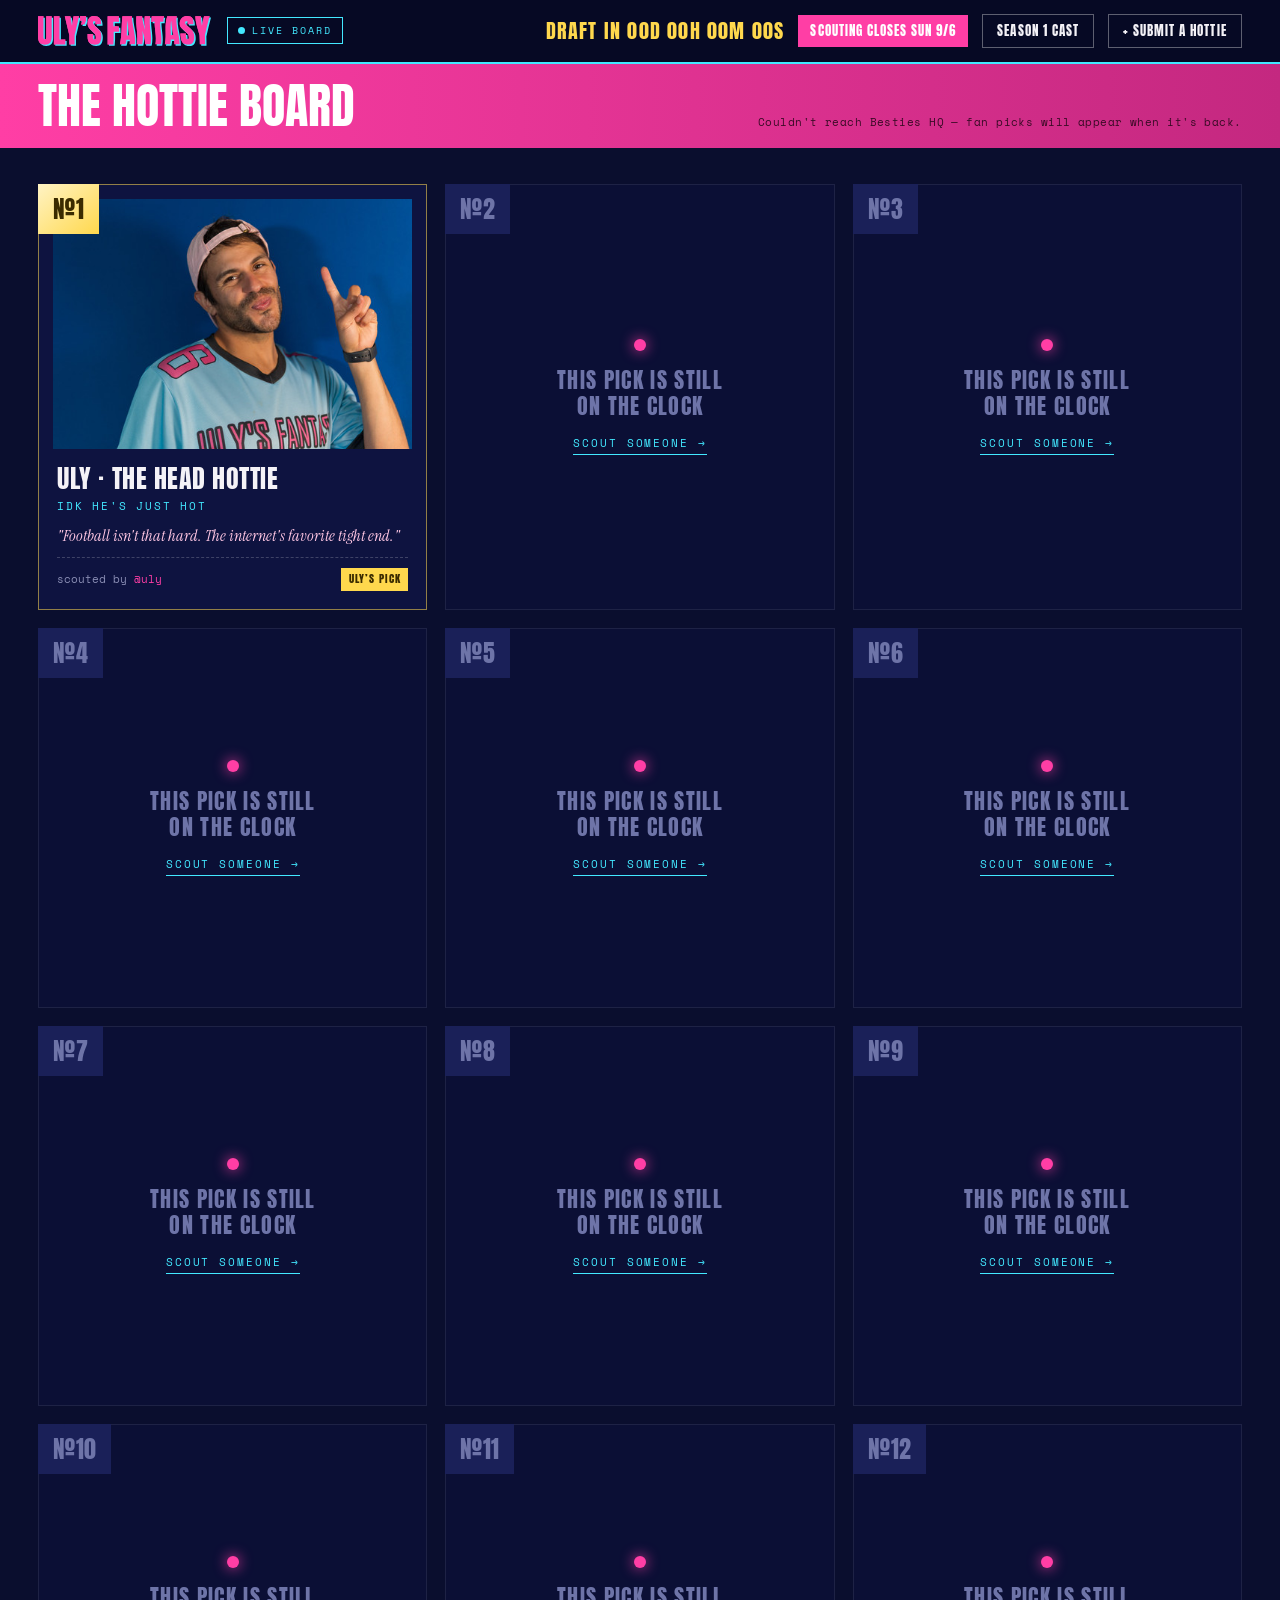
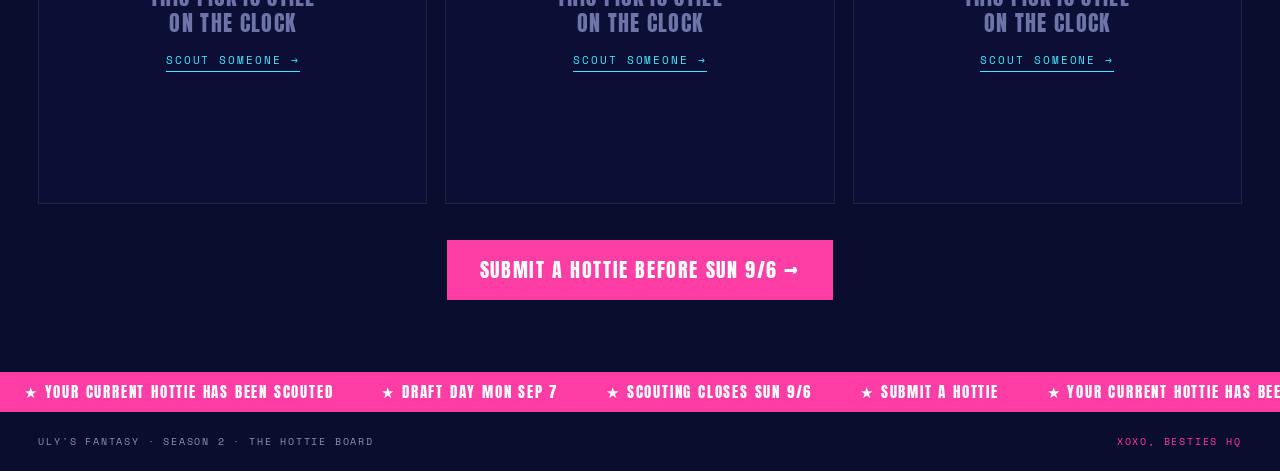
<file: board.html>
<!DOCTYPE html>
<html lang="en">
<head>
  <meta charset="utf-8">
  <meta name="viewport" content="width=device-width, initial-scale=1">
  <title>THE HOTTIE BOARD — Uly's Fantasy S2</title>
  <meta name="description" content="The live Hottie Board for Uly's Fantasy Season 2. Uly at №1, fan picks filling the rest. Scouting closes Sun 9/6 · Draft day Mon Sep 7.">
  <link rel="icon" type="image/svg+xml" href="assets/logo/star.svg">

  <meta property="og:type" content="website">
  <meta property="og:title" content="THE HOTTIE BOARD — Uly's Fantasy S2">
  <meta property="og:description" content="See who's on the board and submit a hottie before Sun 9/6. Draft day Mon Sep 7.">
  <!-- DEPLOY: swap localhost origin below for the production domain (see also js/store.js) -->
  <meta property="og:image" content="https://hotties.ulyandernesto.com/assets/img/opt/portrait-logo-og.jpg">
  <meta property="og:url" content="https://hotties.ulyandernesto.com/board.html">
  <meta name="twitter:card" content="summary_large_image">
  <meta name="twitter:title" content="THE HOTTIE BOARD — Uly's Fantasy S2">
  <meta name="twitter:description" content="See who's on the board and submit a hottie before Sun 9/6. Draft day Mon Sep 7.">
  <meta name="twitter:image" content="https://hotties.ulyandernesto.com/assets/img/opt/portrait-logo-og.jpg">

  <link rel="preconnect" href="https://fonts.googleapis.com">
  <link rel="preconnect" href="https://fonts.gstatic.com" crossorigin>
  <link href="https://fonts.googleapis.com/css2?family=Anton&family=Instrument+Serif:ital@0;1&family=Space+Mono:ital,wght@0,400;0,700;1,400&display=swap" rel="stylesheet">

  <link rel="stylesheet" href="css/tokens.css">
  <link rel="stylesheet" href="css/base.css">
  <link rel="stylesheet" href="css/board.css">
</head>
<body>

  <!-- STICKY HEADER -->
  <header class="board-header">
    <div class="board-header__inner board-wrap">
      <div class="board-header__brand">
        <a class="board-header__logo-link link-tap" href="index.html" aria-label="Uly's Fantasy — home">
          <img class="board-header__logo" src="assets/logo/Asset 1.svg" alt="Uly's Fantasy" width="172" height="30">
        </a>
        <span class="badge-live"><span class="badge-live__dot" aria-hidden="true"></span>Live board</span>
      </div>
      <div class="board-header__meta">
        <p class="board-header__cd" id="cd-wrap" role="timer" aria-label="Countdown to draft day">DRAFT IN <span id="cd-short" aria-hidden="true">--D --H --M --S</span></p>
        <span class="board-header__closes">Scouting closes Sun 9/6</span>
        <a class="btn btn--outline btn--sm board-header__cast" href="cast.html">Season 1 Cast</a>
        <a class="btn btn--outline btn--sm" href="index.html">+ Submit a hottie</a>
      </div>
    </div>
  </header>

  <!-- TITLE BAR -->
  <div class="board-title">
    <div class="board-title__inner board-wrap">
      <h1 class="display board-title__h1">The Hottie Board</h1>
    </div>
  </div>

  <!-- GRID -->
  <main class="board-main board-wrap">
    <div class="board-grid" id="board-grid"></div>
    <div class="board-cta">
      <a class="btn btn--pink" href="index.html">Submit a hottie before Sun 9/6 →</a>
    </div>
  </main>

  <!-- TICKER -->
  <div class="ticker" aria-hidden="true">
    <div class="ticker__track">
      <div class="ticker__group">
        <span class="ticker__item">★ YOUR CURRENT HOTTIE HAS BEEN SCOUTED</span>
        <span class="ticker__item">★ DRAFT DAY MON SEP 7</span>
        <span class="ticker__item">★ SCOUTING CLOSES SUN 9/6</span>
        <span class="ticker__item">★ SUBMIT A HOTTIE</span>
      </div>
    </div>
  </div>

  <footer class="board-footer">
    <span>Uly's Fantasy · Season 2 · The Hottie Board</span>
    <a class="board-footer__cast link-tap" href="cast.html">Season 1 Cast →</a>
    <span class="board-footer__xoxo">XOXO, Besties HQ</span>
  </footer>

  <script src="js/store.js"></script>
  <script src="js/countdown.js"></script>
  <script src="js/ticker.js"></script>
  <script src="js/trading-card.js"></script>
  <script src="js/board.js"></script>
</body>
</html>
</file>
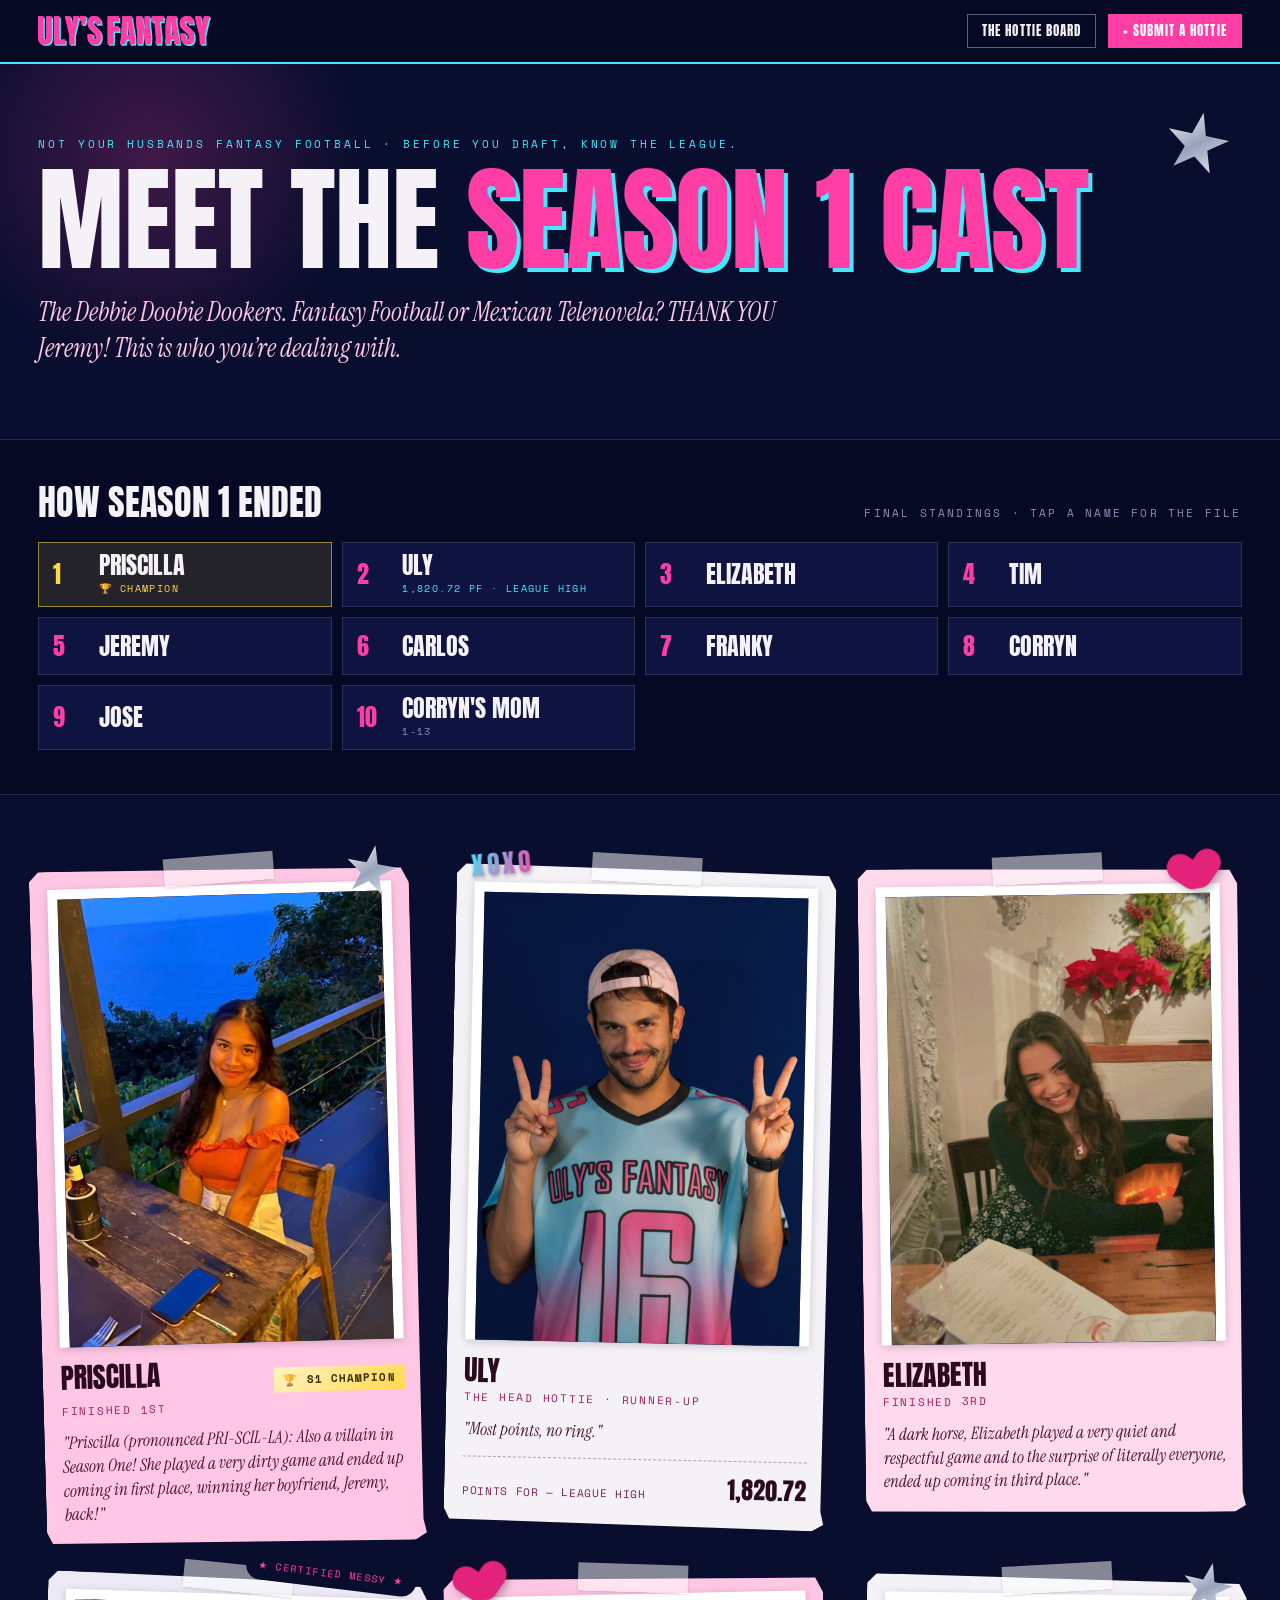
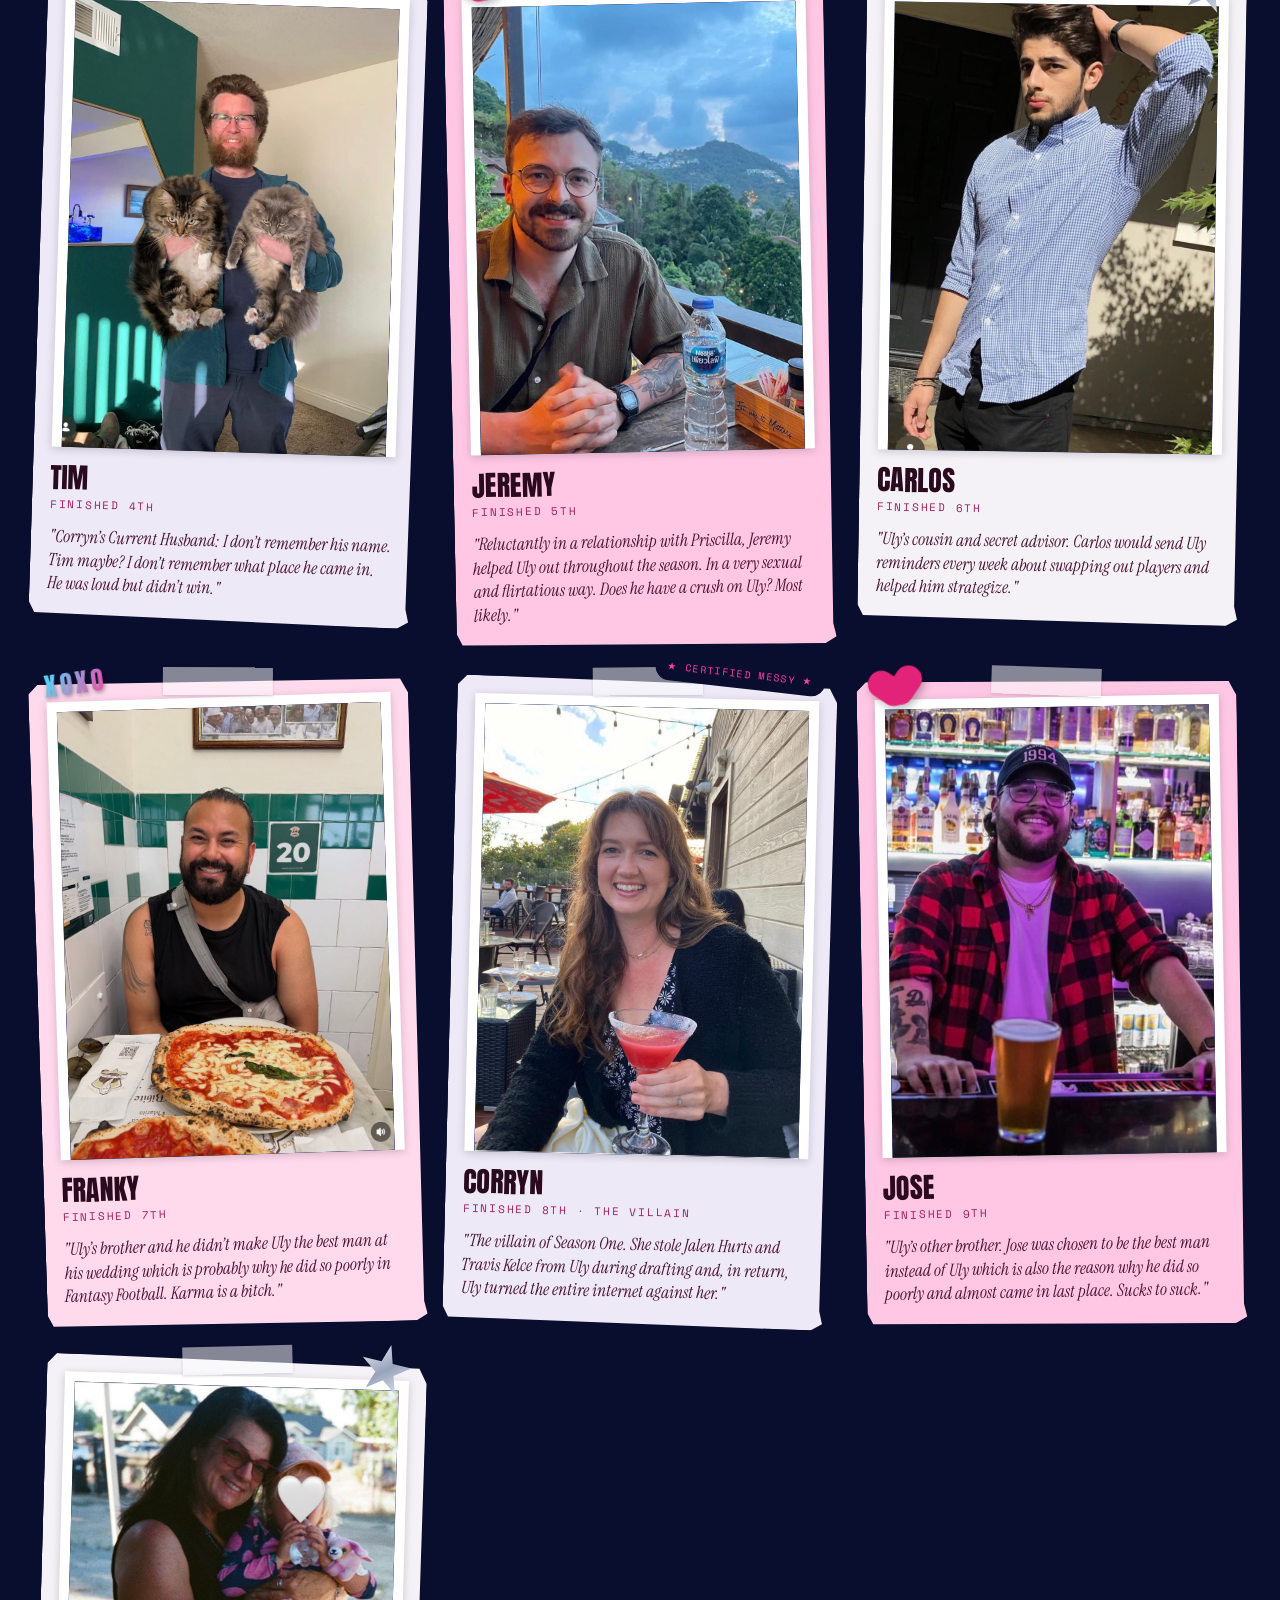
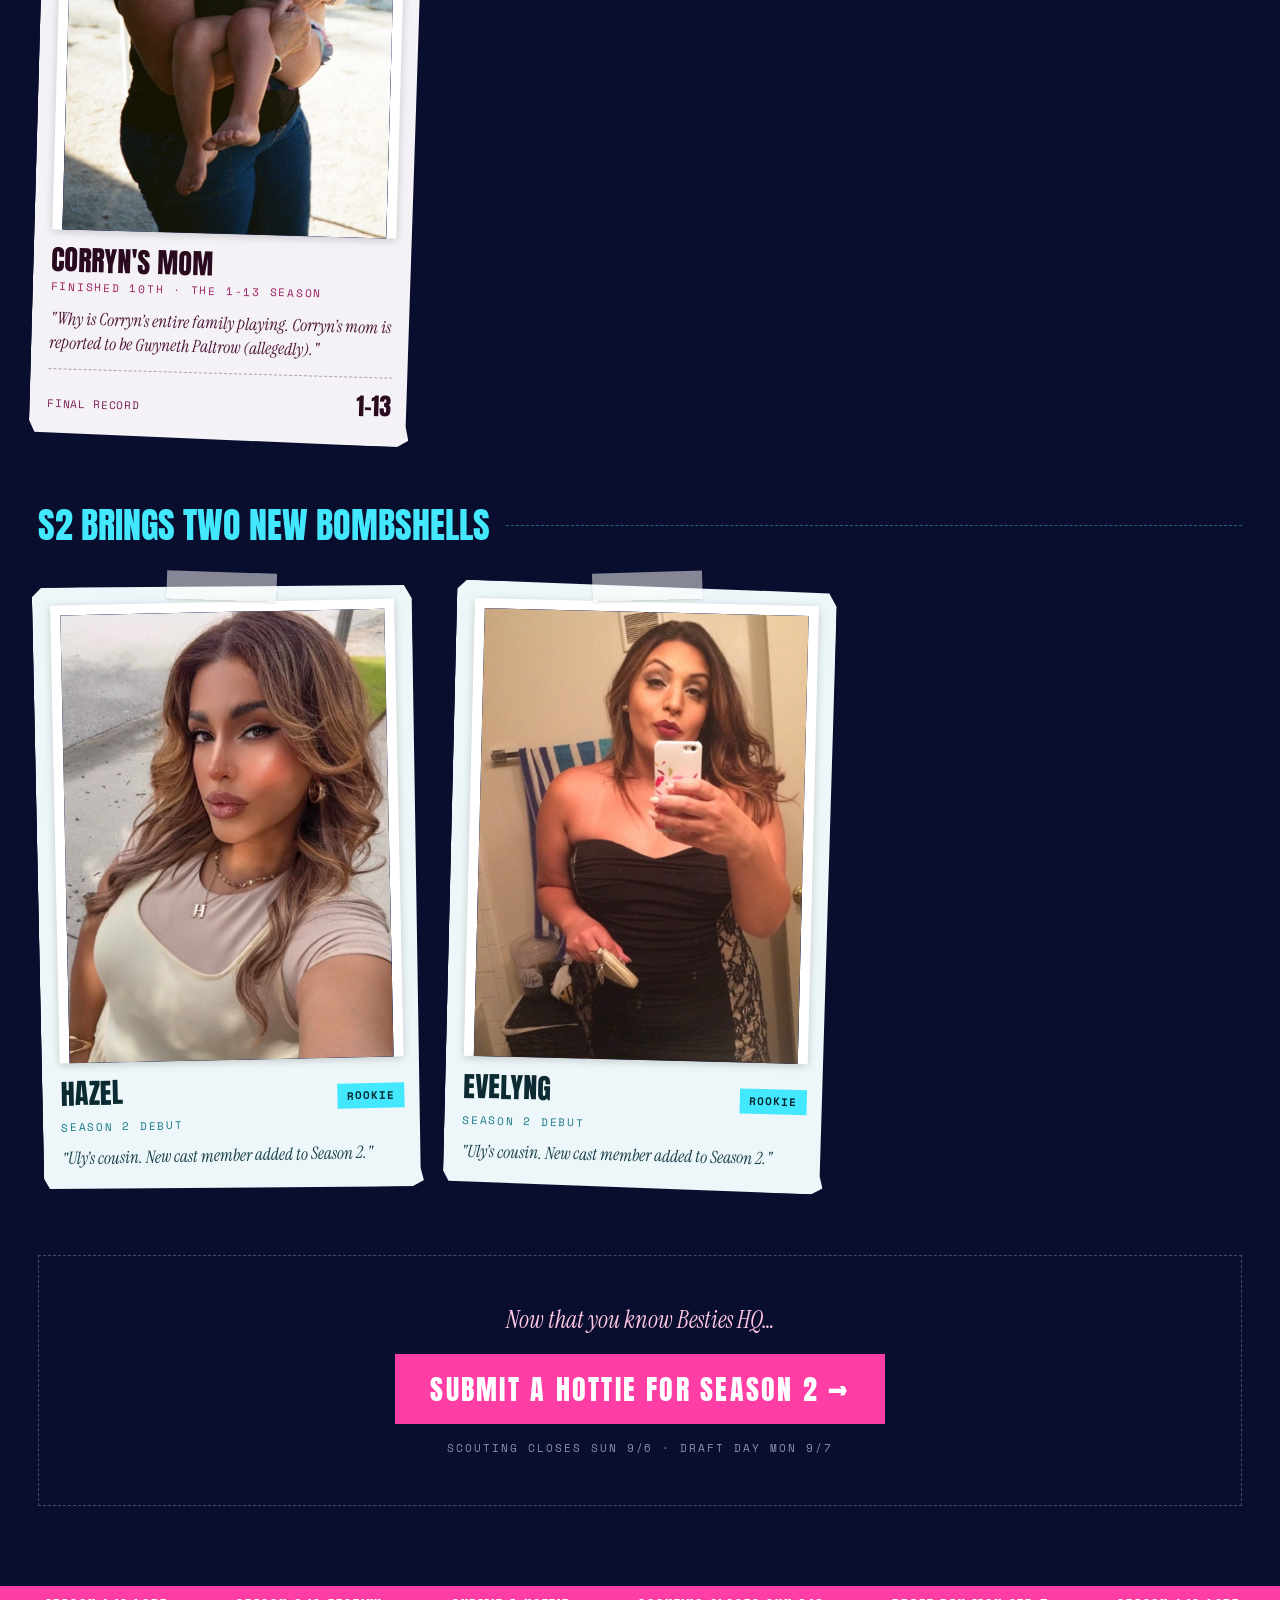
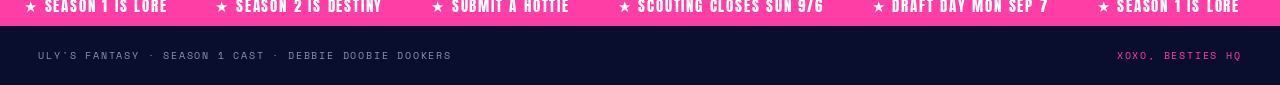
<file: cast.html>
<!DOCTYPE html>
<html lang="en">
<head>
  <meta charset="utf-8">
  <meta name="viewport" content="width=device-width, initial-scale=1">
  <title>MEET THE SEASON 1 CAST — Uly's Fantasy S2</title>
  <meta name="description" content="The Debbie Doobie Dookers. Fantasy Football or Mexican Telenovela? Meet the Season 1 cast of Uly's Fantasy before you draft — then submit a hottie for Season 2.">
  <link rel="icon" type="image/svg+xml" href="assets/logo/star.svg">

  <meta property="og:type" content="website">
  <meta property="og:title" content="MEET THE SEASON 1 CAST — Uly's Fantasy S2">
  <meta property="og:description" content="Fantasy Football or Mexican Telenovela? Know the league before you draft — scouting closes Sun 9/6.">
  <!-- DEPLOY: swap localhost origin below for the production domain (see also js/store.js) -->
  <meta property="og:image" content="https://hotties.ulyandernesto.com/assets/img/opt/portrait-logo-og.jpg">
  <meta property="og:url" content="https://hotties.ulyandernesto.com/cast.html">
  <meta name="twitter:card" content="summary_large_image">
  <meta name="twitter:title" content="MEET THE SEASON 1 CAST — Uly's Fantasy S2">
  <meta name="twitter:description" content="Fantasy Football or Mexican Telenovela? Know the league before you draft — scouting closes Sun 9/6.">
  <meta name="twitter:image" content="https://hotties.ulyandernesto.com/assets/img/opt/portrait-logo-og.jpg">

  <link rel="preconnect" href="https://fonts.googleapis.com">
  <link rel="preconnect" href="https://fonts.gstatic.com" crossorigin>
  <link href="https://fonts.googleapis.com/css2?family=Anton&family=Instrument+Serif:ital@0;1&family=Space+Mono:ital,wght@0,400;0,700;1,400&display=swap" rel="stylesheet">

  <link rel="stylesheet" href="css/tokens.css">
  <link rel="stylesheet" href="css/base.css">
  <link rel="stylesheet" href="css/cast.css">
</head>
<body>

  <!-- STICKY HEADER -->
  <header class="cast-header">
    <div class="cast-header__inner cast-wrap">
      <a class="cast-header__logo-link link-tap" href="index.html" aria-label="Uly's Fantasy — home">
        <img class="cast-header__logo" src="assets/logo/Asset 1.svg" alt="Uly's Fantasy" width="172" height="30">
      </a>
      <nav class="cast-header__nav" aria-label="League pages">
        <a class="btn btn--outline btn--sm" href="board.html">The Hottie Board</a>
        <a class="btn btn--pink btn--sm" href="index.html">+ Submit a hottie</a>
      </nav>
    </div>
  </header>

  <main>

  <!-- MAG COVER TITLE -->
  <div class="cast-hero">
    <div class="cast-hero__glow" aria-hidden="true"></div>
    <div class="cast-hero__inner cast-wrap">
      <p class="cast-hero__kicker">Not Your Husbands Fantasy Football · Before you draft, know the league.</p>
      <h1 class="display display--tight cast-hero__title">Meet the <span class="cast-hero__title-accent">Season 1 Cast</span></h1>
      <p class="editorial cast-hero__sub">The Debbie Doobie Dookers. Fantasy Football or Mexican Telenovela? THANK YOU Jeremy! This is who you’re dealing with.</p>
      <div class="cast-hero__star" aria-hidden="true"></div>
    </div>
  </div>

  <!-- PLACEMENTS LADDER -->
  <section class="ladder" aria-labelledby="ladder-h2">
    <div class="ladder__inner cast-wrap">
      <div class="ladder__head">
        <h2 id="ladder-h2" class="display ladder__h2">How Season 1 ended</h2>
        <p class="ladder__hint">Final standings · tap a name for the file</p>
      </div>
      <div class="ladder__grid" id="ladder-grid"></div>
    </div>
  </section>

  <!-- CAST SPREAD -->
  <div class="cast-main cast-wrap">
    <h2 class="visually-hidden">The Season 1 files</h2>
    <div class="cast-grid" id="cast-grid"></div>

    <!-- NEW FOR SEASON 2 -->
    <section class="rookies" aria-labelledby="rookies-h2">
      <div class="rookies__head">
        <h2 id="rookies-h2" class="display rookies__h2">S2 brings two new bombshells</h2>
        <div class="rookies__rule" aria-hidden="true"></div>
      </div>
      <div class="cast-grid" id="rookie-grid"></div>
    </section>

    <!-- CTA -->
    <div class="cast-cta">
      <p class="editorial cast-cta__lead">Now that you know Besties HQ…</p>
      <a class="btn btn--pink" href="index.html">Submit a hottie for Season 2 →</a>
      <p class="cast-cta__dates">Scouting closes Sun 9/6 · Draft day Mon 9/7</p>
    </div>
  </div>

  </main>

  <!-- TICKER -->
  <div class="ticker" aria-hidden="true">
    <div class="ticker__track">
      <div class="ticker__group">
        <span class="ticker__item">★ SEASON 1 IS LORE</span>
        <span class="ticker__item">★ SEASON 2 IS DESTINY</span>
        <span class="ticker__item">★ SUBMIT A HOTTIE</span>
        <span class="ticker__item">★ SCOUTING CLOSES SUN 9/6</span>
        <span class="ticker__item">★ DRAFT DAY MON SEP 7</span>
      </div>
    </div>
  </div>

  <footer class="cast-footer">
    <span>Uly's Fantasy · Season 1 Cast · Debbie Doobie Dookers</span>
    <span class="cast-footer__xoxo">XOXO, Besties HQ</span>
  </footer>

  <script src="js/cast.js"></script>
  <script src="js/ticker.js"></script>
</body>
</html>
</file>
<file: css/tokens.css>
/* ==========================================================================
   ULY'S FANTASY S2 — Design tokens (source of truth)
   Every color / font / spacing token from SPEC.md. Do not hardcode values
   elsewhere — consume these custom properties.
   ========================================================================== */

:root {
  /* ---- Color: field ---- */
  --navy:        #0A0E2E;  /* base field */
  --navy-deep:   #060924;  /* header/footer chrome bands */
  --card:        #0E1340;  /* card / input surfaces */
  --card-alt:    #141A4C;  /* alt card surface */
  --card-alt-2:  #1A2058;  /* alt card surface 2 */

  /* ---- Color: voice ---- */
  --pink:        #FF3EA5;  /* shouts, CTAs */
  --pink-deep:   #C42880;  /* pink hover / gradient end */
  --bubblegum:   #FFC7E4;  /* editorial text/surfaces ONLY */
  --cyan:        #43E8FF;  /* data, live states, focus */
  --gold:        #FFD84D;  /* №1 / Uly / reward ONLY */

  /* ---- Color: text ---- */
  --text:        #F4F2F7;
  --muted:       #8B8FB5;
  --faint:       #565B85;  /* NON-TEXT only (2.9:1 on navy): borders/decorative */

  /* ---- Gradients ---- */
  --grad-gold:   linear-gradient(180deg, #FFF3C4 0%, #FFD84D 55%, #B8860B 100%);
  --grad-gold-tag: linear-gradient(140deg, #FFF3C4, #FFD84D);
  --grad-pink:   linear-gradient(90deg, #FF3EA5, #C42880);

  /* ---- Derived chrome (borders / lines on navy) ---- */
  --line:        rgba(255, 255, 255, 0.12);
  --line-strong: rgba(255, 255, 255, 0.2);
  --line-btn:    rgba(255, 255, 255, 0.3);   /* outline CTA (landing hero) */
  --line-btn-strong: rgba(255, 255, 255, 0.35); /* board-header small button only */
  --line-card:   rgba(255, 255, 255, 0.14);
  --line-cyan:   rgba(67, 232, 255, 0.35);
  --line-gold:   rgba(255, 216, 77, 0.55);
  --gold-ink:    #3A2B00;  /* text on gold */

  /* ---- Type families ---- */
  --font-display: 'Anton', 'Arial Narrow', sans-serif;      /* ALWAYS uppercase */
  --font-editorial: 'Instrument Serif', Georgia, serif;     /* italic, gossip */
  --font-mono: 'Space Mono', 'Courier New', monospace;      /* UI / data / labels */

  /* ---- Type scale ---- */
  --fs-hero:      clamp(64px, 10vw, 132px);
  --fs-h1:        clamp(30px, 5vw, 48px);
  --fs-h2:        clamp(36px, 5vw, 54px);
  --fs-card-name: 26px;
  --fs-cd-digit:  clamp(44px, 6vw, 72px);
  --fs-body:      16px;
  --fs-editorial: clamp(20px, 2.4vw, 28px);
  --fs-label:     11px;
  --fs-label-sm:  10px;
  --fs-ticker:    15px;

  /* ---- Display line-heights ---- */
  --lh-display-tight: 0.92;
  --lh-display: 1.05;

  /* ---- Letterspacing (mono labels & display) ---- */
  --ls-label:     0.18em;
  --ls-label-wide: 0.24em;
  --ls-display:   0.08em;
  --ls-ticker:    0.12em;

  /* ---- Spacing scale ---- */
  --sp-1: 4px;
  --sp-2: 8px;
  --sp-3: 12px;
  --sp-4: 16px;
  --sp-5: 24px;
  --sp-6: 32px;
  --sp-7: 48px;
  --sp-8: 72px;
  --pad-page: clamp(20px, 4vw, 48px);
  --pad-band: clamp(36px, 5vw, 56px);
  --max-page: 1200px;
  --max-board: 1360px;

  /* ---- Motion ---- */
  --dur-fast: 150ms;
  --dur-med: 250ms;
  --ease: cubic-bezier(0.2, 0.7, 0.2, 1);
  --ticker-speed: 20s;

  /* ---- Effects ---- */
  --shadow-display: 4px 4px 0 var(--cyan);   /* Anton cyan offset shadow */
  --shadow-display-navy: 4px 4px 0 var(--navy);
  --glow-pink: 0 0 14px var(--pink);
  --focus-ring: 2px solid var(--cyan);
  --focus-offset: 2px;

  /* ---- Touch ---- */
  --tap-min: 44px;
}
</file>
<file: css/base.css>
/* ==========================================================================
   ULY'S FANTASY S2 — base.css
   Reset, body defaults, a11y states, shared broadcast components.
   Requires tokens.css loaded first.
   ========================================================================== */

/* ---- Reset ---- */
*, *::before, *::after { box-sizing: border-box; }

html { -webkit-text-size-adjust: 100%; }

body {
  margin: 0;
  min-height: 100vh;
  background: var(--navy);
  color: var(--text);
  font-family: var(--font-mono);
  font-size: var(--fs-body);
  line-height: 1.5;
}

h1, h2, h3, h4, p, figure, blockquote { margin: 0; }
ul, ol { margin: 0; padding: 0; list-style: none; }

img, svg { display: block; max-width: 100%; }
img { height: auto; }

input, button, textarea, select { font: inherit; color: inherit; }
button { cursor: pointer; }

a { color: var(--pink); }
a:hover { color: var(--cyan); }

/* ---- Selection ---- */
::selection { background: var(--pink); color: #fff; }

/* ---- Focus (keyboard) ---- */
:focus { outline: none; }
:focus-visible {
  outline: var(--focus-ring);
  outline-offset: var(--focus-offset);
}

/* ---- Utilities ---- */
.visually-hidden {
  position: absolute;
  width: 1px; height: 1px;
  padding: 0; margin: -1px;
  overflow: hidden;
  clip: rect(0 0 0 0);
  white-space: nowrap;
  border: 0;
}

/* Space Mono letterspaced caps label */
.label {
  font-family: var(--font-mono);
  font-size: var(--fs-label);
  letter-spacing: var(--ls-label);
  text-transform: uppercase;
  color: var(--muted);
}
.label--wide { letter-spacing: var(--ls-label-wide); }
.label--cyan { color: var(--cyan); }
/* NOTE: --faint (#565B85, 2.9:1 on navy) is NON-TEXT only — borders,
   dividers, decorative marks. Never use it as a text color. */

/* Instrument Serif editorial voice */
.editorial {
  font-family: var(--font-editorial);
  font-style: italic;
  color: var(--bubblegum);
  line-height: 1.35; /* landing hero value. Board card quotes are 1.4 —
                        board.css must set line-height: 1.4 on card quotes. */
}

/* ==========================================================================
   DISPLAY HEADINGS — Anton, always uppercase
   ========================================================================== */
.display {
  font-family: var(--font-display);
  font-weight: 400;
  text-transform: uppercase;
  line-height: var(--lh-display);
  /* No tracking by default — the references set none on Anton headings. */
}
.display--tight { line-height: var(--lh-display-tight); }
/* Board-card prospect NAME only (26px, per board reference) — the single
   Anton heading the reference tracks at 0.02em. Do not use elsewhere. */
.display--name { letter-spacing: 0.02em; }
/* Pink display with cyan offset shadow (hero variant) */
.display--shadow {
  color: var(--pink);
  text-shadow: var(--shadow-display);
}
/* Gold gradient text — №1 / Uly / reward moments ONLY */
.display--gold {
  background: var(--grad-gold);
  -webkit-background-clip: text;
  background-clip: text;
  color: transparent;
}

/* ==========================================================================
   TICKER — pink broadcast crawl, seamless infinite scroll.
   Markup (author exactly this — ONE group, no duplicate in the HTML):
   <div class="ticker" role="marquee" aria-label="...">
     <div class="ticker__track">
       <div class="ticker__group"> <span class="ticker__item">★ …</span>… </div>
     </div>
   </div>
   js/ticker.js pads the group with aria-hidden clones until it is wider
   than the viewport, then appends the aria-hidden duplicate group itself.
   Screen readers hear each phrase exactly once.
   ========================================================================== */
.ticker {
  background: var(--pink);
  overflow: hidden;
  white-space: nowrap;
  padding: 8px 0;
}
.ticker__track {
  display: inline-flex;
  animation: uf-ticker var(--ticker-speed) linear infinite;
  will-change: transform;
}
.ticker__group {
  display: inline-flex;
  flex-shrink: 0;
}
.ticker__item {
  display: inline-block;
  padding: 0 24px;
  font-family: var(--font-display);
  font-size: var(--fs-ticker);
  letter-spacing: var(--ls-ticker);
  text-transform: uppercase;
  color: #fff;
}
@keyframes uf-ticker {
  from { transform: translateX(0); }
  to   { transform: translateX(-50%); }
}

/* ==========================================================================
   BUTTONS / CTAs — clean broadcast chrome, Anton, square, no decoration
   ========================================================================== */
.btn {
  display: inline-flex;
  align-items: center;
  justify-content: center;
  gap: 0.4em;
  min-height: var(--tap-min);
  padding: 14px 26px;
  border: 1px solid transparent;
  font-family: var(--font-display);
  font-size: 18px;
  letter-spacing: var(--ls-display);
  text-transform: uppercase;
  text-decoration: none;
  white-space: nowrap;
  transition: background-color var(--dur-fast) var(--ease),
              color var(--dur-fast) var(--ease),
              border-color var(--dur-fast) var(--ease),
              transform var(--dur-fast) var(--ease);
}
.btn--pink {
  background: var(--pink);
  color: #fff;
}
.btn--pink:hover { background: var(--pink-deep); color: #fff; }
.btn--pink:active { background: var(--pink-deep); color: #fff; transform: translateY(2px); }
.btn--outline {
  background: transparent;
  border-color: var(--line-btn);
  color: var(--text);
}
.btn--outline:hover { border-color: var(--cyan); color: var(--cyan); }
.btn--outline:active { border-color: var(--cyan); color: var(--cyan); transform: translateY(2px); }
/* Board-header size: visual box stays ~32px per reference, but a ::before
   overlay extends the hit area to >=44px for the touch-target rule. */
.btn--sm { font-size: 13px; padding: 6px 14px; min-height: 32px; position: relative; }
.btn--sm.btn--outline { border-color: var(--line-btn-strong); } /* board header only */
.btn--sm::before { content: ""; position: absolute; inset: -6px; }

/* Inline text link with a >=44px tap target: same invisible-overlay pattern
   as .btn--sm. Apply to any small text link (e.g. "See the board →"). */
.link-tap { position: relative; }
.link-tap::before { content: ""; position: absolute; inset: -12px -8px; }
.btn:disabled,
.btn[aria-disabled="true"] {
  background: #3A3F6B;
  color: var(--muted);
  border-color: transparent;
  cursor: not-allowed;
  transform: none;
}

/* ==========================================================================
   LIVE BADGE — cyan outline chip with blinking dot
   ========================================================================== */
.badge-live {
  display: inline-flex;
  align-items: center;
  gap: 8px;
  border: 1px solid var(--cyan);
  color: var(--cyan);
  font-family: var(--font-mono);
  font-size: var(--fs-label);
  letter-spacing: 0.22em;
  text-transform: uppercase;
  padding: 7px 14px;
  white-space: nowrap;
}
.badge-live__dot {
  width: 8px;
  height: 8px;
  flex-shrink: 0;
  background: var(--cyan);
  border-radius: 50%;
  animation: uf-blink 1.6s infinite;
}
/* pink variant of the blinking dot (empty board slots) */
.badge-live__dot--pink {
  background: var(--pink);
  box-shadow: var(--glow-pink);
}
@keyframes uf-blink {
  0%, 100% { opacity: 1; }
  50% { opacity: 0.25; }
}

/* ==========================================================================
   DATE BADGES — Anton chip + mono date; gold = draft day, pink = deadline
   ========================================================================== */
.date-badge {
  display: flex;
  align-items: center;
  gap: 12px;
}
.date-badge__tag {
  font-family: var(--font-display);
  font-size: 15px;
  padding: 6px 12px;
  text-transform: uppercase;
  white-space: nowrap;
}
.date-badge--gold .date-badge__tag { background: var(--gold); color: var(--gold-ink); }
.date-badge--pink .date-badge__tag { background: var(--pink); color: #fff; }
.date-badge__when { font-size: 14px; }

/* ==========================================================================
   LOWER THIRD — broadcast name bar (light chrome on navy, no decoration)
   ========================================================================== */
.lower-third {
  display: inline-block;
  background: linear-gradient(90deg, #F4F2F7, #D9DEE8);
  color: var(--navy);
  padding: 10px 18px;
}
.lower-third__name {
  font-family: var(--font-display);
  font-size: 20px;
  text-transform: uppercase;
  line-height: 1.15;
}
.lower-third__meta {
  font-family: var(--font-mono);
  font-size: var(--fs-label-sm);
  letter-spacing: 0.16em;
  text-transform: uppercase;
  color: #7A2154;
}

/* ==========================================================================
   COUNTDOWN — digit boxes ("07 16 43 29")
   ========================================================================== */
.cd {
  display: flex;
  flex-wrap: wrap;
  gap: clamp(10px, 2vw, 20px);
}
.cd__unit { text-align: center; }
.cd__num {
  font-family: var(--font-display);
  font-size: var(--fs-cd-digit);
  /* No line-height override — the reference leaves Anton at its natural
     (inherited ~1.5) height; the box is meant to be tall (~157x122 @1440). */
  background: var(--card);
  border: 1px solid var(--line-cyan);
  padding: 6px clamp(10px, 2vw, 20px);
  /* Reference is content-box: its 1.6em min-width sits BESIDE the padding.
     Under the global border-box reset, add the padding back explicitly. */
  min-width: calc(1.6em + 2 * clamp(10px, 2vw, 20px) + 2px);
  font-variant-numeric: tabular-nums;
}
.cd__num--pink { color: var(--pink); }
.cd__label {
  font-family: var(--font-mono);
  font-size: var(--fs-label-sm);
  letter-spacing: 0.2em;
  text-transform: uppercase;
  color: var(--muted);
  margin-top: 8px;
}

/* Below ~430px the reference's content-box math cannot fit four boxes on one
   row (its mobile PNG was captured at 420px where the row barely fits). The
   approved truth is a single row of four, so we deviate from reference math
   here: smaller digit + tighter padding keeps DAYS/HRS/MIN/SEC on one line. */
@media (max-width: 440px) {
  .cd { gap: 10px; }
  .cd__num { font-size: 34px; padding: 6px 8px; min-width: calc(1.6em + 18px); }
}
@media (max-width: 359px) {
  .cd { gap: 8px; }
  .cd__num { font-size: 28px; padding: 5px 6px; min-width: calc(1.6em + 14px); }
}

/* ==========================================================================
   REDUCED MOTION — kill ticker scroll, blink, transitions
   ========================================================================== */
@media (prefers-reduced-motion: reduce) {
  *, *::before, *::after {
    animation-duration: 0.01ms !important;
    animation-iteration-count: 1 !important;
    transition-duration: 0.01ms !important;
    scroll-behavior: auto !important;
  }
  .ticker__track { animation: none !important; transform: none !important; }
  .badge-live__dot { animation: none !important; opacity: 1 !important; }
}
</file>
<file: css/board.css>
/* ==========================================================================
   ULY'S FANTASY S2 — board.css
   The Hottie Big Board. Requires tokens.css + base.css loaded first.
   Layout values transcribed from references/board-design.dc.html.
   ========================================================================== */

/* ---- Page shell ---- */
.board-wrap {
  /* Reference is content-box: 1360px content + 40px gutters outside it.
     We are border-box, so budget the max gutters into the max-width. */
  max-width: calc(var(--max-board) + 80px);
  margin: 0 auto;
  padding-left: clamp(16px, 3vw, 40px);
  padding-right: clamp(16px, 3vw, 40px);
}

/* ==========================================================================
   STICKY HEADER — broadcast chrome band
   ========================================================================== */
.board-header {
  position: sticky;
  top: 0;
  z-index: 20;
  background: var(--navy-deep);
  border-bottom: 2px solid var(--cyan);
}
.board-header__inner {
  padding-top: 14px;
  padding-bottom: 14px;
  display: flex;
  align-items: center;
  justify-content: space-between;
  gap: 16px;
  flex-wrap: wrap;
}
.board-header__brand {
  display: flex;
  align-items: center;
  gap: 16px;
  flex-wrap: wrap;
}
.board-header__logo-link {
  display: inline-flex;
  align-items: center;
}
.board-header__logo {
  height: 30px;
  width: auto;
}
.board-header__meta {
  display: flex;
  align-items: center;
  gap: 14px;
  flex-wrap: wrap;
}
.board-header__cd {
  font-family: var(--font-display);
  font-size: clamp(16px, 2vw, 20px);
  letter-spacing: 0.06em;
  text-transform: uppercase;
  color: var(--gold);
  white-space: nowrap;
  font-variant-numeric: tabular-nums;
}
.board-header__closes {
  background: var(--pink);
  color: #fff;
  font-family: var(--font-display);
  font-size: 13px;
  letter-spacing: var(--ls-display);
  padding: 6px 12px;
  text-transform: uppercase;
  white-space: nowrap;
}
/* header live badge is slightly smaller than base */
.board-header .badge-live {
  font-size: var(--fs-label-sm);
  letter-spacing: 0.2em;
  padding: 5px 10px;
  gap: 7px;
}
.board-header .badge-live__dot { width: 7px; height: 7px; }

/* ==========================================================================
   TITLE BAR — pink gradient band
   ========================================================================== */
.board-title {
  background: var(--grad-pink);
}
.board-title__inner {
  padding-top: 18px;
  padding-bottom: 18px;
  display: flex;
  align-items: baseline;
  justify-content: space-between;
  gap: 16px;
  flex-wrap: wrap;
}
.board-title__h1 {
  font-size: var(--fs-h1);
  color: #fff;
  line-height: 1;
}
.board-title__count {
  font-size: var(--fs-label);
  letter-spacing: 0.2em;
  color: var(--bubblegum);
  text-transform: uppercase;
}
/* Shown by board.js only when the live backend is unreachable AND the
   approved cache is empty (remote adapter's 'ufstore:error'). */
.board-title__offline {
  font-size: var(--fs-label);
  letter-spacing: 0.04em;
  color: #3A0B26;
  margin: 0.35em 0 0;
}

/* ==========================================================================
   GRID
   ========================================================================== */
.board-main {
  padding-top: clamp(20px, 3vw, 36px);
  padding-bottom: 72px;
}
.board-grid {
  display: grid;
  grid-template-columns: repeat(auto-fill, minmax(min(100%, 300px), 1fr));
  gap: 18px;
}

/* ---- Slot card ---- */
.slot {
  position: relative;
  display: flex;
  flex-direction: column;
  min-height: 380px;
  background: var(--card);
  border: 1px solid var(--line-card);
}
.slot--gold { border-color: var(--line-gold); }
.slot--empty {
  background: #0B0F35;
  border-color: rgba(255, 255, 255, 0.08);
}

/* ---- № tag ---- */
.slot__num {
  position: absolute;
  top: -1px;
  left: -1px;
  z-index: 2;
  font-family: var(--font-display);
  font-size: 24px;
  line-height: 1.5;
  padding: 7px 15px;
}
.slot__num--gold { background: var(--grad-gold-tag); color: var(--gold-ink); }
.slot__num--pink { background: var(--pink); color: #fff; }
/* #6E74A8 = reference photo-label tone; used instead of --faint for text so
   empty-slot copy clears the 3:1 contrast rule (base.css: faint is non-text). */
.slot__num--empty { background: var(--card-alt-2); color: #6E74A8; }

/* ---- Photo area ---- */
.slot__photo {
  height: 250px;
  margin: 14px 14px 0;
  flex-shrink: 0;
}
.slot__photo--stripes {
  background: repeating-linear-gradient(45deg, #1A2058 0 10px, #141A4C 10px 20px);
  display: flex;
  align-items: center;
  justify-content: center;
  font-size: var(--fs-label-sm);
  letter-spacing: 0.16em;
  color: #6E74A8;
  text-transform: uppercase;
  text-align: center;
  padding: 0 12px;
}
/* Photoless FAN card: two-line callout (commissioner variant keeps one line) */
.slot__photo--nofan {
  flex-direction: column;
  gap: 8px;
}
.slot__photo-main { font-size: 12px; }
.slot__photo-sub {
  font-size: 10px;
  letter-spacing: 0.12em;
  text-transform: none; /* client copy is lowercase — the stripes rule uppercases */
  color: var(--pink);
}

/* ---- Crowd photo attach (photoless fan cards only) ---- */
.slot__attach {
  display: flex;
  flex-direction: column;
  align-items: center;
  gap: 2px;
  margin-top: 2px;
}
.slot__attach-btn {
  background: none;
  border: none;
  cursor: pointer;
  font-family: var(--font-mono);
  font-size: 11px;
  letter-spacing: 0.1em;
  text-transform: none; /* client copy is lowercase */
  color: var(--pink);
  text-decoration: underline;
  text-underline-offset: 3px;
  min-height: var(--tap-min);
  padding: 6px 12px;
  transition: color var(--dur-fast) var(--ease);
}
.slot__attach-btn:hover { text-decoration-thickness: 2.5px; }
.slot__attach-btn:disabled { cursor: wait; opacity: 0.7; }
.slot__attach-done,
.slot__attach-note {
  font-size: 10px;
  letter-spacing: 0.1em;
  text-transform: none;
  color: var(--pink);
  line-height: 1.5;
}
.slot__attach-note:empty { display: none; }

.slot__photo--img {
  overflow: hidden;
  background: var(--card-alt);
}
.slot__photo--img img {
  width: 100%;
  height: 100%;
  object-fit: cover;
  object-position: 50% 22%;
}

/* ---- Card body ---- */
.slot__body {
  padding: 16px 18px 18px;
  display: flex;
  flex-direction: column;
  gap: 10px;
  flex: 1;
}
.slot__name {
  font-size: var(--fs-card-name);
  line-height: var(--lh-display);
  overflow-wrap: anywhere;
}
.slot__team {
  font-size: var(--fs-label);
  letter-spacing: 0.16em;
  color: var(--cyan);
  text-transform: uppercase;
  margin-top: 6px;
  overflow-wrap: anywhere;
}
.slot__quote {
  font-size: 16px;
  line-height: 1.4;
  flex: 1;
  overflow-wrap: anywhere;
}
.slot__foot {
  display: flex;
  justify-content: space-between;
  align-items: baseline;
  gap: 10px;
  padding-top: 10px;
  border-top: 1px dashed var(--line-strong);
  font-size: var(--fs-label);
}
.slot__credit { color: var(--muted); overflow-wrap: anywhere; }
.slot__credit-handle { color: var(--pink); }
.slot__commish {
  background: var(--gold);
  color: var(--gold-ink);
  font-family: var(--font-display);
  font-size: 11px;
  letter-spacing: var(--ls-display);
  padding: 3px 8px;
  text-transform: uppercase;
  white-space: nowrap;
  flex-shrink: 0;
}

/* ---- Kisses (fan-card voting) ---- */
.slot__kiss {
  position: relative; /* anchors the ::before tap-target extender */
  display: inline-flex;
  align-items: center;
  gap: 7px;
  flex-shrink: 0;
  font-family: var(--font-mono);
  font-size: var(--fs-label);
  letter-spacing: 0.12em;
  font-variant-numeric: tabular-nums;
  background: transparent;
  color: var(--pink);
  border: 1px solid var(--pink);
  padding: 6px 11px;
  cursor: pointer;
  transition: background var(--dur-fast) var(--ease),
              color var(--dur-fast) var(--ease),
              border-color var(--dur-fast) var(--ease);
}
/* Button box is ~27px tall; -12px/-8px inset = 51px effective hit area (>=44px). */
.slot__kiss::before { content: ""; position: absolute; inset: -12px -8px; }
.slot__kiss:hover {
  background: var(--pink);
  color: #fff;
}
.slot__kiss:active {
  background: var(--pink-deep);
  border-color: var(--pink-deep);
  color: #fff;
}
.slot__kiss:focus-visible {
  outline: var(--focus-ring);
  outline-offset: var(--focus-offset);
}
/* Already kissed: filled + deepened, reads as pressed, no pointer affordance. */
.slot__kiss--kissed,
.slot__kiss--kissed:hover,
.slot__kiss--kissed:active {
  background: var(--pink-deep);
  border-color: var(--pink-deep);
  color: #fff; /* 5.3:1 on pink-deep — bubblegum misses the 4.5:1 bar at 11px */
  cursor: default;
}
.slot__kiss-lips { font-size: 13px; line-height: 1; }

/* ---- 🃏 trading-card button (same vocabulary as the kiss button) ---- */
.slot__acts {
  display: inline-flex;
  align-items: center;
  /* 14px = the two ::before tap extenders (6px + 8px) meeting exactly, so
     neither button steals the other's hit area. */
  gap: 14px;
  flex-shrink: 0;
}
.slot__card {
  position: relative; /* anchors the ::before tap-target extender */
  display: inline-flex;
  align-items: center;
  justify-content: center;
  background: transparent;
  color: var(--cyan);
  border: 1px solid var(--line-cyan);
  padding: 6px 9px;
  line-height: 1;
  cursor: pointer;
  transition: background var(--dur-fast) var(--ease),
              border-color var(--dur-fast) var(--ease);
}
/* Button box is ~27px tall; -12px/-8px inset = 51px effective hit area (>=44px). */
.slot__card::before { content: ""; position: absolute; inset: -12px -6px; }
.slot__card:hover { background: rgba(67, 232, 255, 0.16); border-color: var(--cyan); }
.slot__card:active { background: rgba(67, 232, 255, 0.28); border-color: var(--cyan); }
.slot__card:focus-visible {
  outline: var(--focus-ring);
  outline-offset: var(--focus-offset);
}
.slot__card--busy { cursor: progress; border-color: var(--cyan); }
.slot__card--done { background: rgba(67, 232, 255, 0.28); border-color: var(--cyan); }
.slot__card-glyph { font-size: 13px; line-height: 1; }

/* ---- FAN FAVORITE badge (pink — gold stays reserved for Uly/№1) ---- */
.slot__fave {
  position: absolute;
  top: -1px;
  right: -1px;
  z-index: 2;
  background: var(--pink);
  color: #fff;
  font-family: var(--font-display);
  font-size: 11px;
  letter-spacing: var(--ls-display);
  padding: 5px 10px;
  text-transform: uppercase;
  white-space: nowrap;
}

/* ---- Empty slot ---- */
.slot__empty-inner {
  flex: 1;
  display: flex;
  flex-direction: column;
  align-items: center;
  justify-content: center;
  gap: 16px;
  padding: 32px 24px;
  text-align: center;
}
.slot__dot { width: 12px; height: 12px; animation-duration: 1.4s; }
.slot__clock {
  font-size: 22px;
  letter-spacing: 0.06em;
  color: #6E74A8;
  line-height: 1.2;
}
.slot__scout {
  font-size: var(--fs-label);
  letter-spacing: var(--ls-label);
  text-transform: uppercase;
  color: var(--cyan);
  text-decoration: none;
  border-bottom: 1px solid var(--cyan);
  padding-bottom: 2px;
  transition: color var(--dur-fast) var(--ease),
              border-color var(--dur-fast) var(--ease);
}
.slot__scout:hover { color: var(--pink); border-color: var(--pink); }
/* Link is 19.5px tall; -14px vertical inset yields a 47.5px effective hit area (>=44px). */
.slot__scout.link-tap::before { inset: -14px -8px; }

/* ---- Bottom CTA ---- */
.board-cta {
  margin-top: 36px;
  text-align: center;
}
.board-cta .btn {
  font-size: 20px;
  padding: 16px 32px;
  white-space: normal;
  line-height: 1.3;
}

/* ==========================================================================
   FOOTER
   ========================================================================== */
.board-footer {
  max-width: calc(var(--max-board) + 80px);
  margin: 0 auto;
  padding: 22px clamp(16px, 3vw, 40px);
  display: flex;
  justify-content: space-between;
  flex-wrap: wrap;
  gap: 12px;
  font-size: var(--fs-label-sm);
  letter-spacing: var(--ls-label);
  color: var(--muted);
  text-transform: uppercase;
}
.board-footer__xoxo { color: var(--pink); }
.board-footer__cast {
  display: none;
  color: var(--muted);
  text-decoration: underline;
  text-underline-offset: 3px;
}
.board-footer__cast:hover,
.board-footer__cast:focus-visible { color: var(--text); }
.board-footer__cast.link-tap::before { inset: -16px -10px; } /* >=44px tap target */

/* ==========================================================================
   RESPONSIVE
   ========================================================================== */
@media (max-width: 640px) {
  .board-header__inner { gap: 10px 16px; padding-top: 12px; padding-bottom: 12px; }
  .board-header__meta { gap: 10px 14px; }
}
@media (max-width: 480px) {
  /* cast-piece surgical fix (round 4): keep the spec-mandated countdown +
     closes badge visible on small phones. The "Season 1 Cast" nav link moves
     out of the sticky header into the board footer instead, so the header
     returns to its approved two-row layout. */
  .board-header__cast { display: none; }
  .board-footer__cast { display: inline; }
}
@media (max-width: 359px) {
  .board-header__logo { height: 26px; }
  .board-cta .btn {
    font-size: 17px;
    padding: 14px 20px;
  }
}

/* Deep-linked cards (#pick-<id>) land clear of the sticky header —
   same pattern as cast.css's anchor offsets. */
.slot {
  scroll-margin-top: calc(var(--header-h, 84px) + 24px);
}
</file>
<file: css/cast.css>
/* ==========================================================================
   ULY'S FANTASY S2 — cast.css
   Season 1 Cast page. Requires tokens.css + base.css loaded first.
   Layout values transcribed from references/cast-design.dc.html.
   Paper-ink colors (#2A0A1E, #9E1F60, #4A1132, #7A2154, #6E74A8, #0B2A31,
   #1E7A8C, #123B45, #062A31, #E32279) have no tokens — they exist only on
   the light scrapbook papers and are transcribed verbatim from the reference,
   same convention board.css used for #6E74A8. (#9E1F60 darkens the
   reference's #B0286E label pink to clear 4.5:1 on the #FFC7E4 paper.)
 ========================================================================== */

/* ---- Page shell (same content-box budget trick as board-wrap) ---- */
.cast-wrap {
  max-width: calc(var(--max-board) + 80px);
  margin: 0 auto;
  padding-left: clamp(16px, 3vw, 40px);
  padding-right: clamp(16px, 3vw, 40px);
}

/* ==========================================================================
   STICKY HEADER — broadcast chrome band (mirrors board.html)
   ========================================================================== */
.cast-header {
  position: sticky;
  top: 0;
  z-index: 20;
  background: var(--navy-deep);
  border-bottom: 2px solid var(--cyan);
}
.cast-header__inner {
  padding-top: 14px;
  padding-bottom: 14px;
  display: flex;
  align-items: center;
  justify-content: space-between;
  gap: 14px;
  flex-wrap: wrap;
}
.cast-header__logo-link {
  display: inline-flex;
  align-items: center;
}
.cast-header__logo {
  height: 30px;
  width: auto;
}
.cast-header__nav {
  display: flex;
  align-items: center;
  gap: 12px;
  flex-wrap: wrap;
}

/* ==========================================================================
   MAG COVER TITLE
   ========================================================================== */
.cast-hero {
  position: relative;
  overflow: hidden; /* clips the decorative glow only — content never overflows */
  border-bottom: 1px solid var(--line);
}
.cast-hero__glow {
  position: absolute;
  top: -120px;
  left: -60px;
  width: 420px;
  height: 420px;
  border-radius: 50%;
  background: radial-gradient(circle, rgba(255, 62, 165, 0.22), transparent 70%);
  pointer-events: none;
}
.cast-hero__inner {
  position: relative;
  padding-top: clamp(40px, 6vw, 72px);
  padding-bottom: clamp(40px, 6vw, 72px);
}
.cast-hero__kicker {
  font-size: var(--fs-label);
  letter-spacing: 0.26em;
  color: var(--cyan);
  text-transform: uppercase;
  margin-bottom: 14px;
  /* keep the kicker clear of the foil star at every width */
  padding-right: 72px;
}
.cast-hero__title {
  font-size: clamp(52px, 9vw, 120px);
}
.cast-hero__title-accent {
  color: var(--pink);
  text-shadow: var(--shadow-display);
}
.cast-hero__sub {
  font-size: clamp(18px, 2.4vw, 26px);
  line-height: 1.4;
  margin-top: 22px;
  max-width: 760px;
}
.cast-hero__star {
  position: absolute;
  right: clamp(16px, 4vw, 60px);
  top: clamp(24px, 4vw, 48px);
  width: 64px;
  height: 64px;
  background: linear-gradient(140deg, #F6F8FC, #98A3BB, #EDF1F8);
  clip-path: polygon(50% 0%, 61% 35%, 98% 35%, 68% 57%, 79% 91%, 50% 70%, 21% 91%, 32% 57%, 2% 35%, 39% 35%);
  transform: rotate(12deg);
}

/* ==========================================================================
   PLACEMENTS LADDER
   ========================================================================== */
.ladder {
  background: var(--navy-deep);
  border-bottom: 1px solid var(--line);
}
.ladder__inner {
  padding-top: clamp(28px, 4vw, 44px);
  padding-bottom: clamp(28px, 4vw, 44px);
}
.ladder__head {
  display: flex;
  align-items: baseline;
  justify-content: space-between;
  gap: 14px;
  flex-wrap: wrap;
  margin-bottom: 20px;
}
.ladder__h2 {
  font-size: clamp(26px, 3.5vw, 36px);
}
.ladder__hint {
  font-size: var(--fs-label);
  letter-spacing: 0.2em;
  color: var(--muted);
  text-transform: uppercase;
}
.ladder__grid {
  display: grid;
  grid-template-columns: repeat(auto-fill, minmax(min(100%, 240px), 1fr));
  gap: 10px;
}
.ladder__row {
  display: flex;
  align-items: center;
  gap: 12px;
  min-height: var(--tap-min);
  background: var(--card);
  border: 1px solid var(--line);
  padding: 10px 14px;
  text-decoration: none;
  color: var(--text);
  transition: border-color var(--dur-fast) var(--ease);
}
.ladder__row:hover { border-color: var(--cyan); color: var(--text); }
/* gold ONLY on Priscilla's champ row */
.ladder__row--gold {
  background: rgba(255, 216, 77, 0.12);
  border-color: var(--line-gold);
}
.ladder__row--gold:hover { border-color: var(--gold); }
.ladder__place {
  font-family: var(--font-display);
  font-size: 24px;
  color: var(--pink);
  min-width: 1.4em;
}
.ladder__place--gold { color: var(--gold); }
.ladder__who { flex: 1; min-width: 0; }
.ladder__name {
  display: block;
  font-size: 24px;
  line-height: 1;
  white-space: nowrap;
  overflow: hidden;
  text-overflow: ellipsis;
}
.ladder__note {
  display: block;
  font-size: var(--fs-label-sm);
  letter-spacing: 0.14em;
  text-transform: uppercase;
  color: var(--muted);
  margin-top: 4px;
}
.ladder__note--gold { color: var(--gold); }
.ladder__note--cyan { color: var(--cyan); }

/* ==========================================================================
   CAST SPREAD — scrapbook polaroids
   ========================================================================== */
.cast-main {
  padding-top: clamp(24px, 4vw, 48px);
  padding-bottom: 80px;
}
.cast-grid {
  display: grid;
  grid-template-columns: repeat(auto-fill, minmax(min(100%, 310px), 1fr));
  gap: clamp(20px, 3vw, 32px);
  /* headroom for the first row's tape / stickers (top:-22px max) */
  padding-top: 24px;
}

.polaroid {
  position: relative;
  transform: rotate(var(--tilt, 0deg));
  /* Anchor jumps must clear the sticky header PLUS tape/sticker headroom
     (stickers reach -22px above the card). --header-h is kept in sync with
     the real header height by js/cast.js (load / resize / fonts.ready), so
     this can never drift when the header wraps to two rows on mobile. */
  scroll-margin-top: calc(var(--header-h, 100px) + 40px);
}
/* a hovered (scaled) card must paint above its siblings' stickers */
.polaroid:hover { z-index: 5; }
@media (prefers-reduced-motion: no-preference) {
  .polaroid { transition: transform 0.2s var(--ease); }
  .polaroid:hover { transform: rotate(0deg) scale(1.02); }
}
/* Per-card scrapbook geometry, verbatim from the reference arrays.
   Classes (not inline styles) so the 359px media reset below can win. */
.polaroid--t0 { --tilt: -1.6deg; --tape: -3deg; }
.polaroid--t1 { --tilt: 1.2deg;  --tape: 2deg; }
.polaroid--t2 { --tilt: -0.8deg; --tape: -2deg; }
.polaroid--t3 { --tilt: 1.8deg;  --tape: 4deg; }
.polaroid--t4 { --tilt: -1.2deg; --tape: 3deg; }
.polaroid--t5 { --tilt: 0.9deg;  --tape: -4deg; }
.polaroid--t6 { --tilt: -1.8deg; --tape: 2deg; }
.polaroid--t7 { --tilt: 1.4deg;  --tape: -2deg; }
.polaroid--t8 { --tilt: -1deg;   --tape: 3deg; }
.polaroid--t9 { --tilt: 1.6deg;  --tape: -3deg; }
.polaroid--r0 { --tilt: -1.2deg; --tape: 3deg; }
.polaroid--r1 { --tilt: 1.4deg;  --tape: -3deg; }
.polaroid__paper {
  color: #2A0A1E;
  padding: 18px 18px 22px;
  clip-path: polygon(0 1.5%, 2.5% 0, 98% 0.8%, 100% 3%, 99.2% 97%, 100% 99%, 97% 100%, 1.5% 99.2%, 0 97.5%);
  box-shadow: 4px 6px 16px rgba(0, 0, 0, 0.35);
}
/* paper color cycle from the reference */
.polaroid--paper-a .polaroid__paper { background: #FFC7E4; }
.polaroid--paper-b .polaroid__paper { background: #F4F2F7; }
.polaroid--paper-c .polaroid__paper { background: #FFD9EC; }
.polaroid--paper-d .polaroid__paper { background: #EDE9F7; }

.polaroid__tape {
  position: absolute;
  z-index: 4;
  top: -12px;
  left: 50%;
  transform: translateX(-50%) rotate(var(--tape, 0deg));
  width: 110px;
  height: 28px;
  background: rgba(255, 255, 255, 0.5);
  box-shadow: 0 1px 3px rgba(0, 0, 0, 0.15);
  z-index: 3;
}
.polaroid__photo {
  aspect-ratio: 3 / 4;
  background: #fff;
  padding: 10px 10px 0;
  box-shadow: 0 2px 8px rgba(0, 0, 0, 0.18);
}
.polaroid__photo-inner {
  width: 100%;
  height: 100%;
  position: relative;
  overflow: hidden;
  /* head-and-shoulders silhouette placeholder, verbatim from the reference */
  background:
    radial-gradient(ellipse 42% 30% at 50% 30%, #2A3168 0 99%, transparent 100%),
    radial-gradient(ellipse 75% 45% at 50% 92%, #2A3168 0 99%, transparent 100%),
    var(--card-alt);
}
.polaroid__img {
  position: absolute;
  inset: 0;
  width: 100%;
  height: 100%;
  object-fit: cover;
  object-position: 50% 18%;
}
/* Blank photo slots can carry a display name (cast.js slotName) */
.polaroid__slot-name {
  position: absolute;
  inset: 0;
  display: flex;
  align-items: center;
  justify-content: center;
  text-align: center;
  padding: 0 12px 18px;
  font-size: clamp(30px, 3vw, 40px);
  letter-spacing: 0.08em;
  color: #EDF1F8;
  text-shadow: 0 2px 10px rgba(6, 9, 36, 0.55);
}
.polaroid__pending {
  position: absolute;
  left: 0;
  right: 0;
  bottom: 8px;
  text-align: center;
  font-size: 9px;
  letter-spacing: 0.22em;
  color: #6E74A8;
  text-transform: uppercase;
  pointer-events: none;
}

.polaroid__body { margin-top: 16px; }
.polaroid__head {
  display: flex;
  align-items: baseline;
  justify-content: space-between;
  gap: 8px;
  flex-wrap: wrap;
}
.polaroid__name {
  font-size: 28px;
  line-height: 1;
}
/* gold ONLY on Priscilla's champ badge */
.polaroid__champ {
  background: var(--grad-gold-tag);
  color: var(--gold-ink);
  font-family: var(--font-mono);
  font-weight: 700;
  font-size: var(--fs-label);
  letter-spacing: 0.1em;
  padding: 4px 9px;
  text-transform: uppercase;
  white-space: nowrap;
}
.polaroid__label {
  font-size: var(--fs-label);
  letter-spacing: 0.16em;
  text-transform: uppercase;
  color: #9E1F60;
  margin-top: 5px;
}
.polaroid__bio {
  font-family: var(--font-editorial);
  font-style: italic;
  font-size: 17px;
  line-height: 1.4;
  margin-top: 12px;
  color: #4A1132;
}
.polaroid__stat {
  display: flex;
  justify-content: space-between;
  align-items: baseline;
  gap: 10px;
  margin-top: 14px;
  padding-top: 10px;
  border-top: 1px dashed rgba(42, 10, 30, 0.35);
}
.polaroid__stat-label {
  font-size: var(--fs-label);
  letter-spacing: 0.06em;
  text-transform: uppercase;
  color: #7A2154;
}
.polaroid__stat-num {
  font-family: var(--font-display);
  font-size: 24px;
  color: #2A0A1E;
  white-space: nowrap;
}

/* ---- Stickers (scrapbook, editorial surfaces only, one per card) ---- */
.polaroid__sticker {
  position: absolute;
  z-index: 4;
  pointer-events: none;
}
.sticker { display: block; }
.sticker--heart {
  width: 52px;
  height: 48px;
  position: relative;
  transform: rotate(-10deg);
  filter: drop-shadow(2px 3px 4px rgba(0, 0, 0, 0.3));
}
.sticker--heart::before,
.sticker--heart::after {
  content: "";
  position: absolute;
  width: 27px;
  height: 42px;
  background: #E32279;
}
.sticker--heart::before {
  left: 4px;
  border-radius: 40px 40px 0 40px;
  transform: rotate(-45deg);
}
.sticker--heart::after {
  right: 4px;
  border-radius: 40px 40px 40px 0;
  transform: rotate(45deg);
}
.sticker--star {
  width: 52px;
  height: 52px;
  background: linear-gradient(140deg, #F6F8FC, #98A3BB, #EDF1F8);
  clip-path: polygon(50% 0%, 61% 35%, 98% 35%, 68% 57%, 79% 91%, 50% 70%, 21% 91%, 32% 57%, 2% 35%, 39% 35%);
  transform: rotate(12deg);
  filter: drop-shadow(2px 3px 4px rgba(0, 0, 0, 0.3));
}
.sticker--xoxo {
  font-family: var(--font-display);
  font-size: 26px;
  letter-spacing: 0.1em;
  background: linear-gradient(120deg, var(--cyan), var(--pink));
  -webkit-background-clip: text;
  background-clip: text;
  color: transparent;
  transform: rotate(-6deg);
  filter: drop-shadow(1px 2px 2px rgba(0, 0, 0, 0.4));
}
.sticker--badge {
  background: var(--navy);
  color: var(--pink);
  font-size: var(--fs-label-sm);
  letter-spacing: 0.14em;
  padding: 7px 12px;
  transform: rotate(5deg);
  border-radius: 30px;
  white-space: nowrap;
}

/* ==========================================================================
   NEW FOR SEASON 2 — rookies
   ========================================================================== */
.rookies { margin-top: 64px; }
.rookies__head {
  display: flex;
  align-items: center;
  gap: 16px;
  margin-bottom: 24px;
}
.rookies__h2 {
  font-size: clamp(26px, 3.5vw, 36px);
  color: var(--cyan);
}
.rookies__rule {
  flex: 1;
  border-top: 1px dashed rgba(67, 232, 255, 0.4);
}
.rookies .cast-grid { padding-top: 16px; } /* tape headroom, no stickers here */
.polaroid--rookie .polaroid__paper { background: #EDF6F8; color: #0B2A31; }
.polaroid--rookie .polaroid__label { color: #1E7A8C; }
.polaroid--rookie .polaroid__bio { color: #123B45; }
.polaroid__rookie-badge {
  background: var(--cyan);
  color: #062A31;
  font-family: var(--font-mono);
  font-weight: 700;
  font-size: var(--fs-label);
  letter-spacing: 0.1em;
  padding: 4px 9px;
  text-transform: uppercase;
  white-space: nowrap;
}

/* ==========================================================================
   CTA
   ========================================================================== */
.cast-cta {
  margin-top: 64px;
  text-align: center;
  border: 1px dashed rgba(255, 255, 255, 0.25);
  padding: clamp(32px, 5vw, 48px) 24px;
}
.cast-cta__lead {
  font-size: clamp(18px, 2.4vw, 24px);
}
.cast-cta .btn {
  margin-top: 18px;
  font-size: clamp(24px, 3vw, 28px);
  padding: 16px 34px;
  white-space: normal;
  line-height: 1.3;
}
.cast-cta__dates {
  font-size: var(--fs-label);
  letter-spacing: var(--ls-label);
  color: var(--muted);
  text-transform: uppercase;
  margin-top: 16px;
}

/* ==========================================================================
   FOOTER (mirrors board-footer)
   ========================================================================== */
.cast-footer {
  max-width: calc(var(--max-board) + 80px);
  margin: 0 auto;
  padding: 22px clamp(16px, 3vw, 40px);
  display: flex;
  justify-content: space-between;
  flex-wrap: wrap;
  gap: 12px;
  font-size: var(--fs-label-sm);
  letter-spacing: var(--ls-label);
  color: var(--muted);
  text-transform: uppercase;
}
.cast-footer__xoxo { color: var(--pink); }

/* ==========================================================================
   RESPONSIVE
   ========================================================================== */
@media (max-width: 640px) {
  .cast-header__inner { gap: 10px 14px; padding-top: 12px; padding-bottom: 12px; }
}
@media (max-width: 480px) {
  /* smaller foil star tucked tighter so the kicker never fights it */
  .cast-hero__star { width: 44px; height: 44px; top: 14px; right: 12px; }
  .cast-hero__kicker { padding-right: 56px; }
}
@media (max-width: 359px) {
  .cast-header__logo { height: 26px; }
  /* narrowest viewports: ease the tilt so rotated corners stay well inside
     the 16px gutters (fix the geometry, don't hide the overflow) */
  .polaroid { --tilt: 0deg; }
  .cast-cta .btn { font-size: 20px; padding: 14px 20px; }
}
</file>
